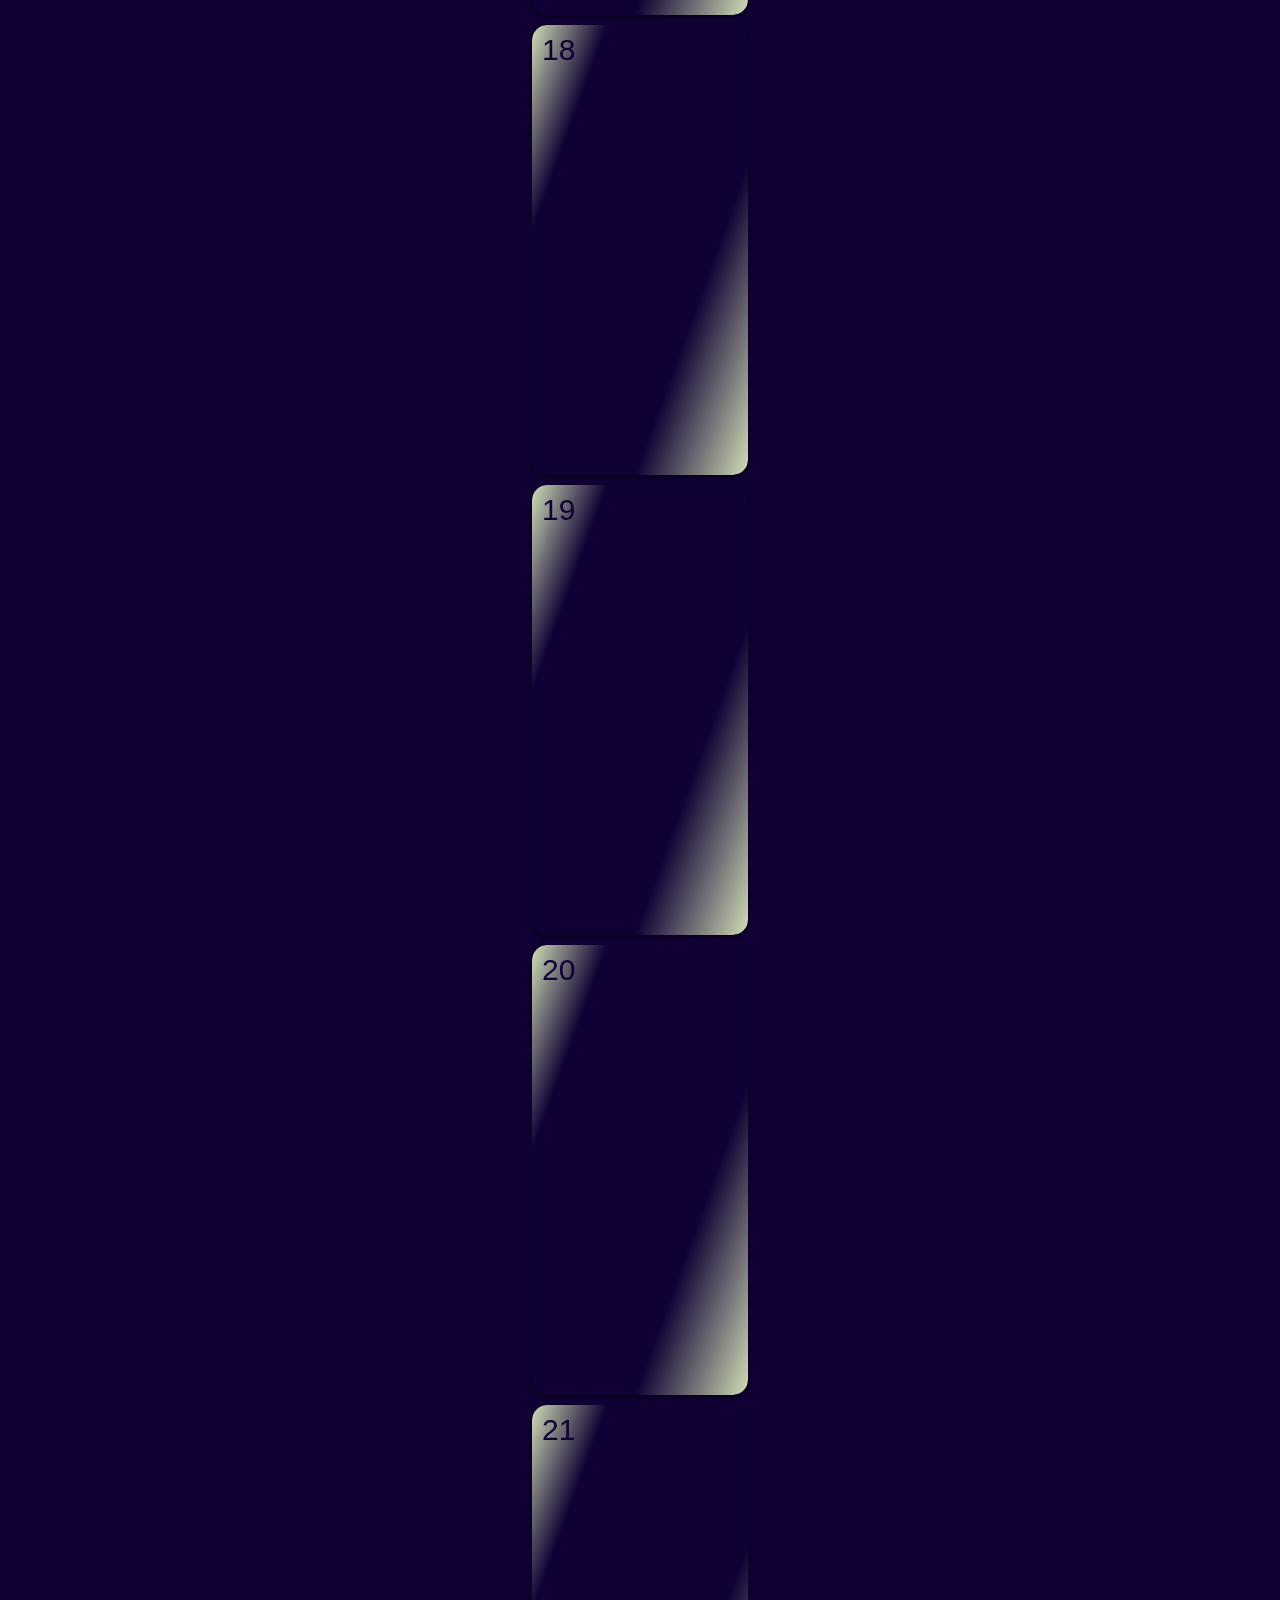
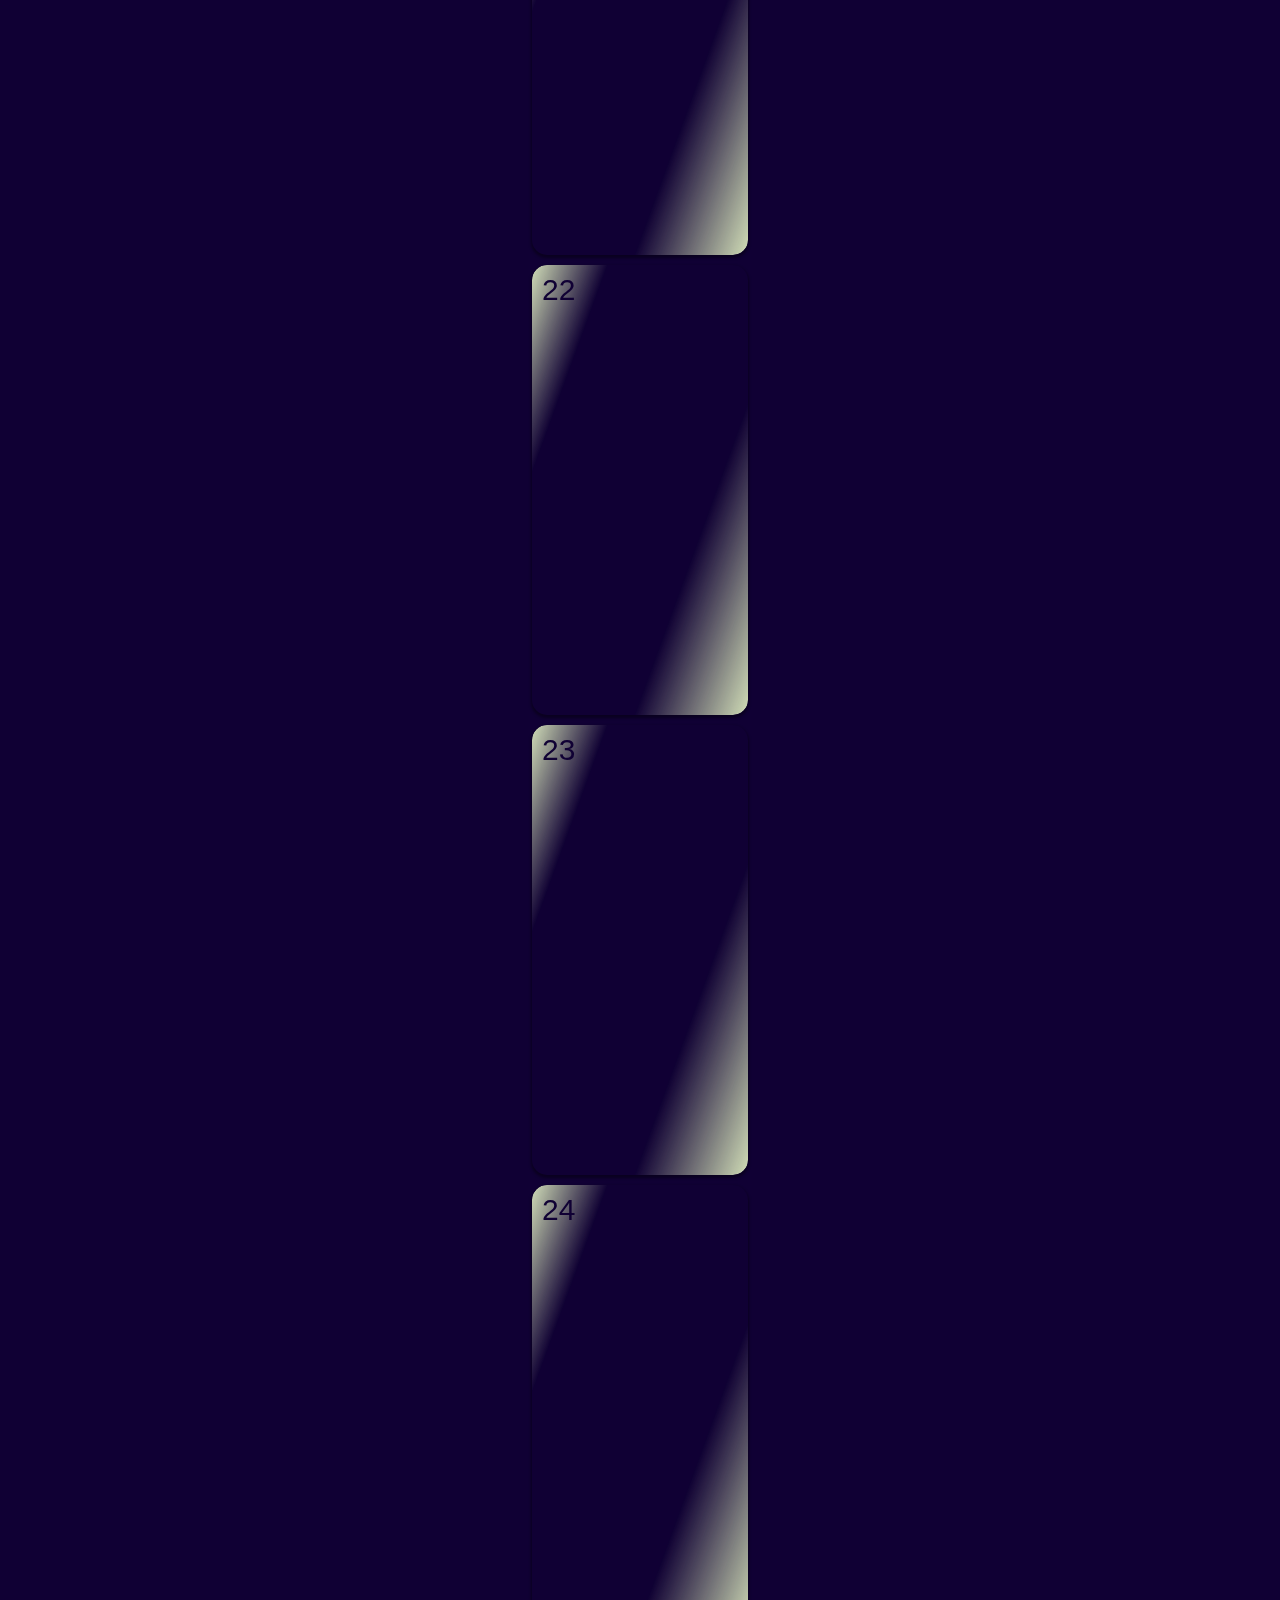
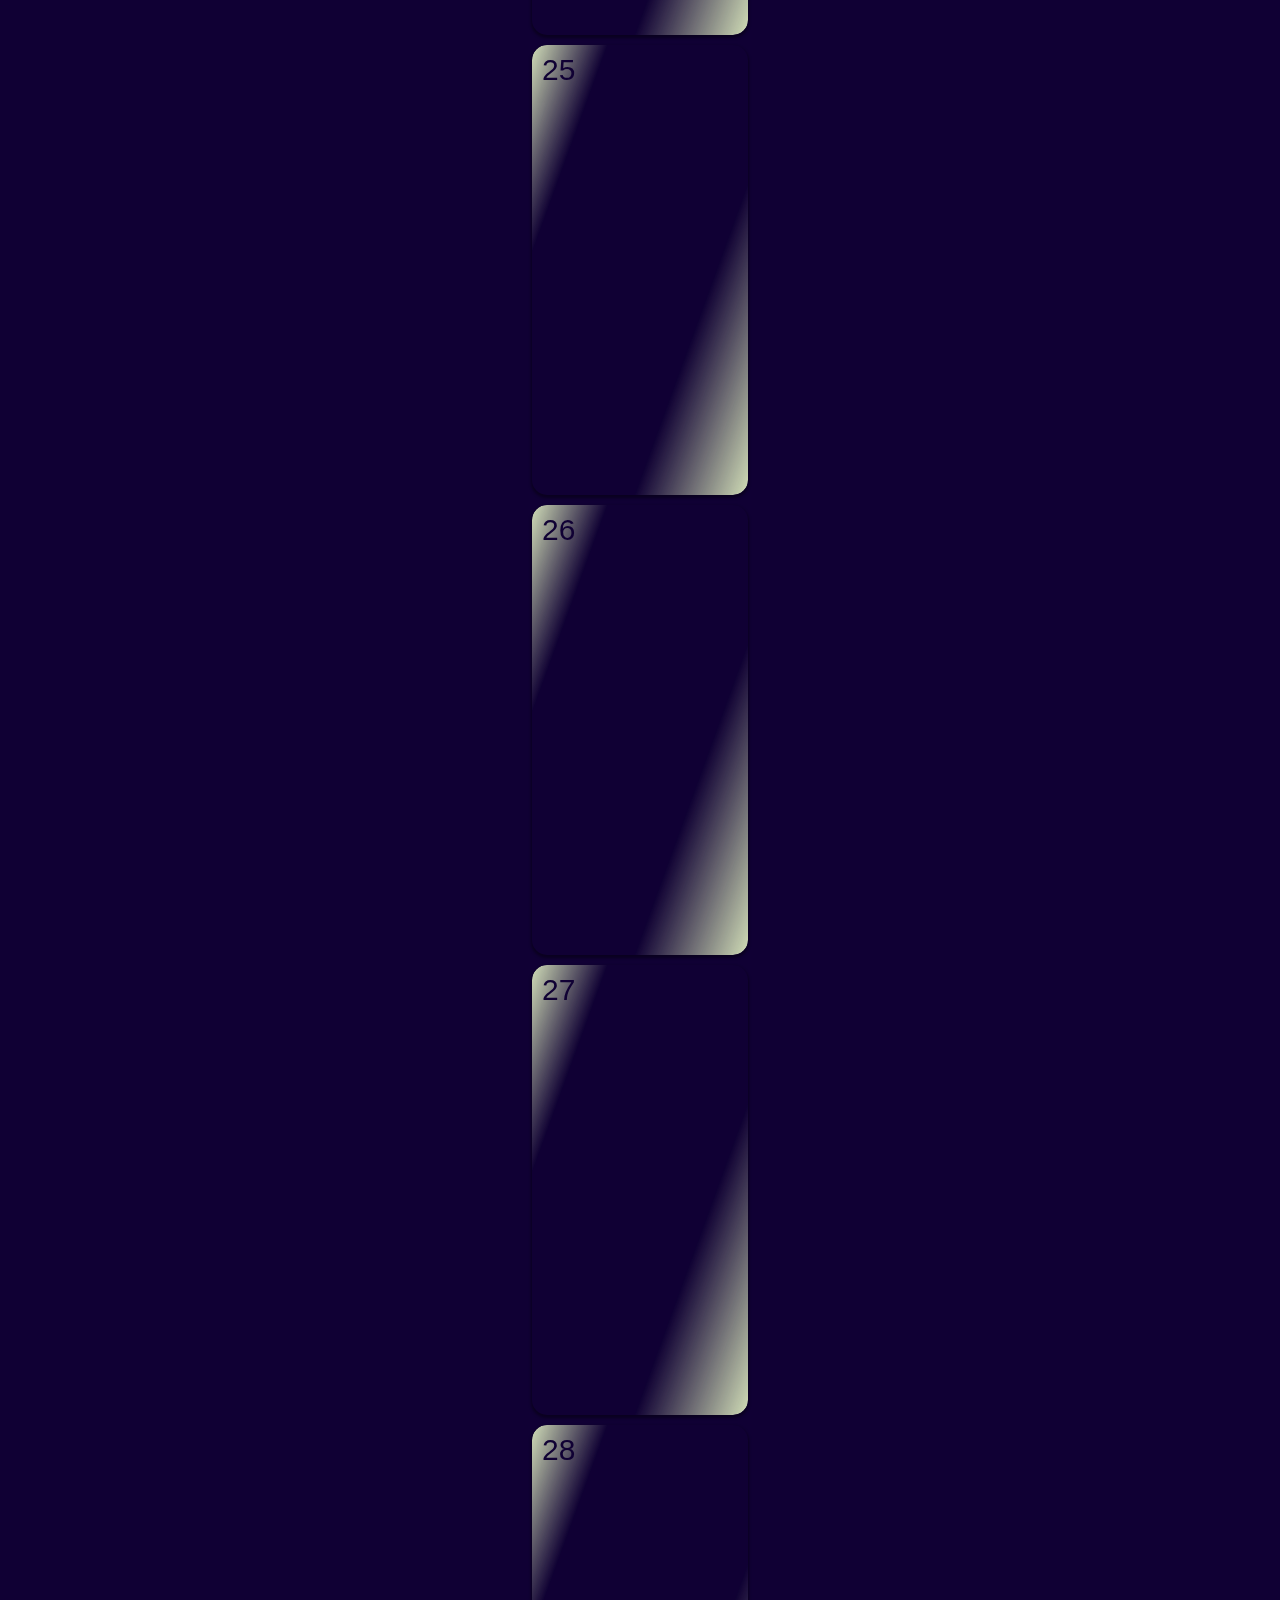
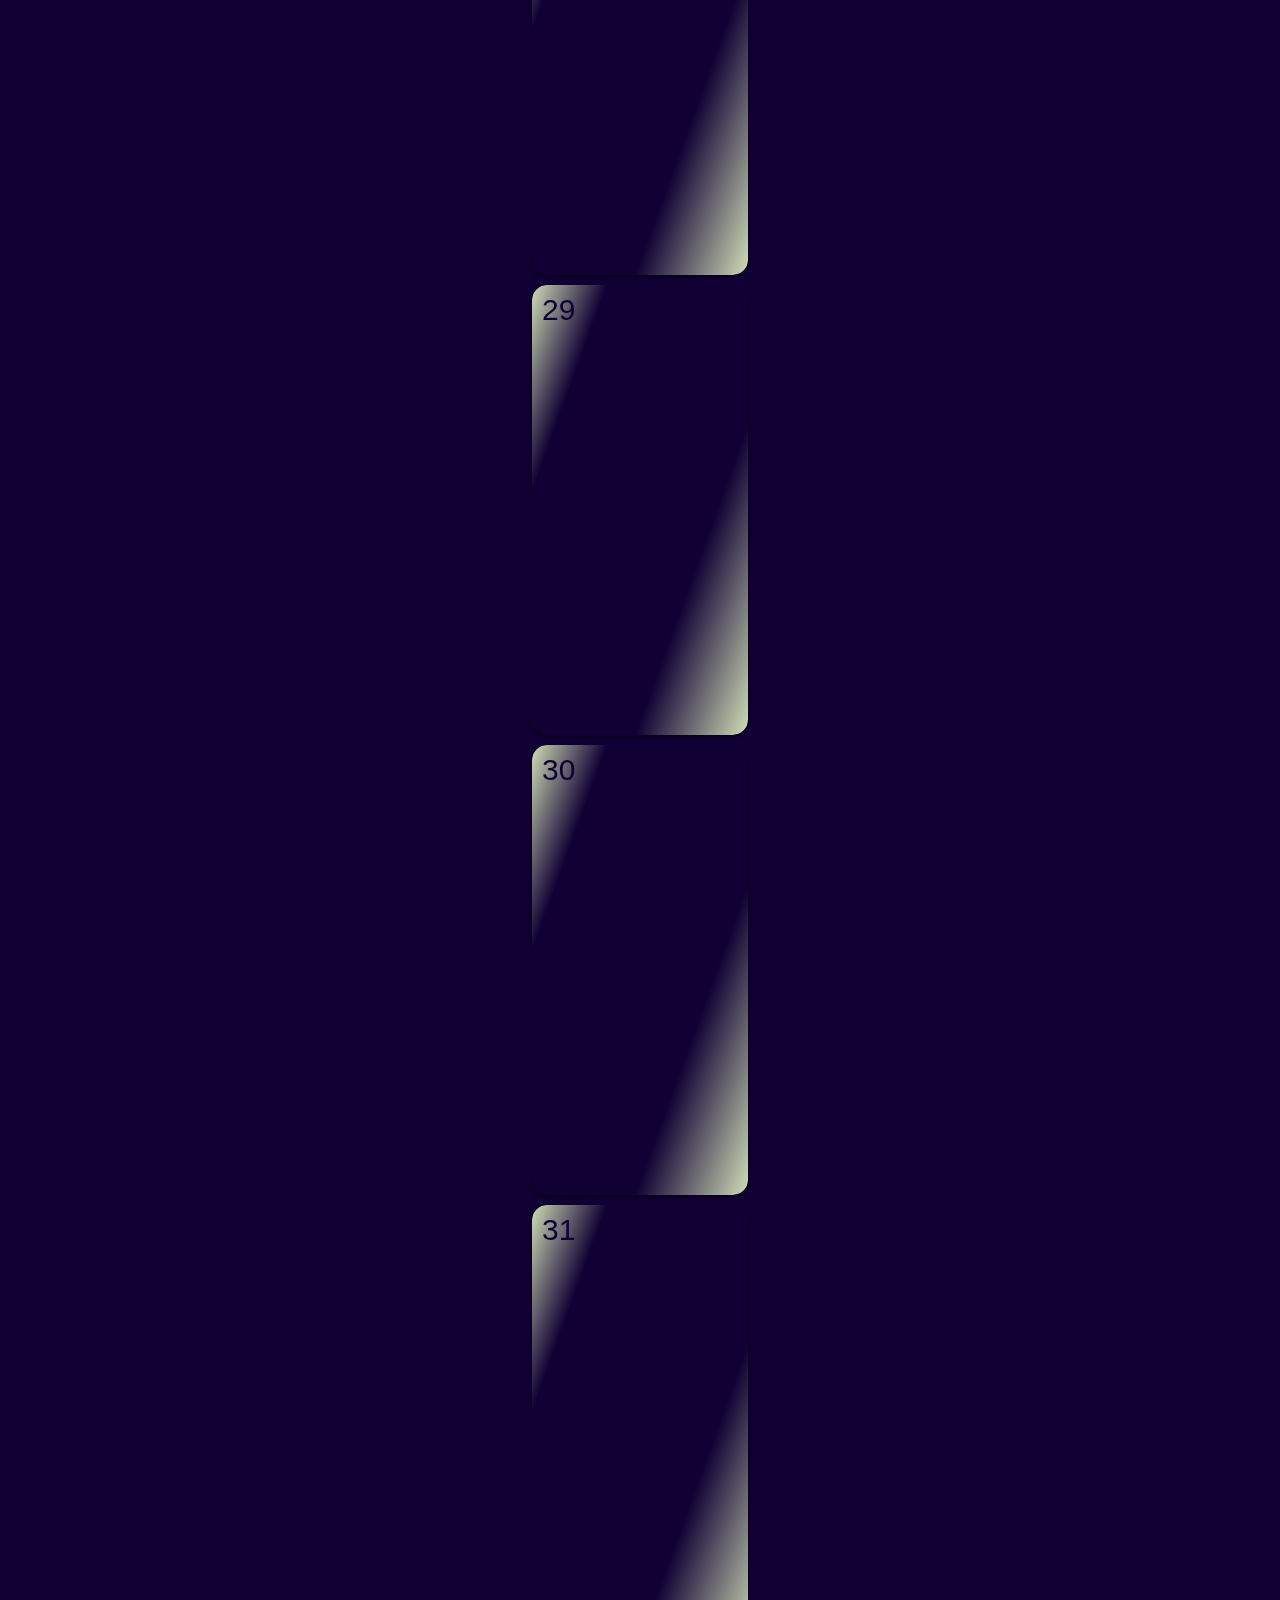
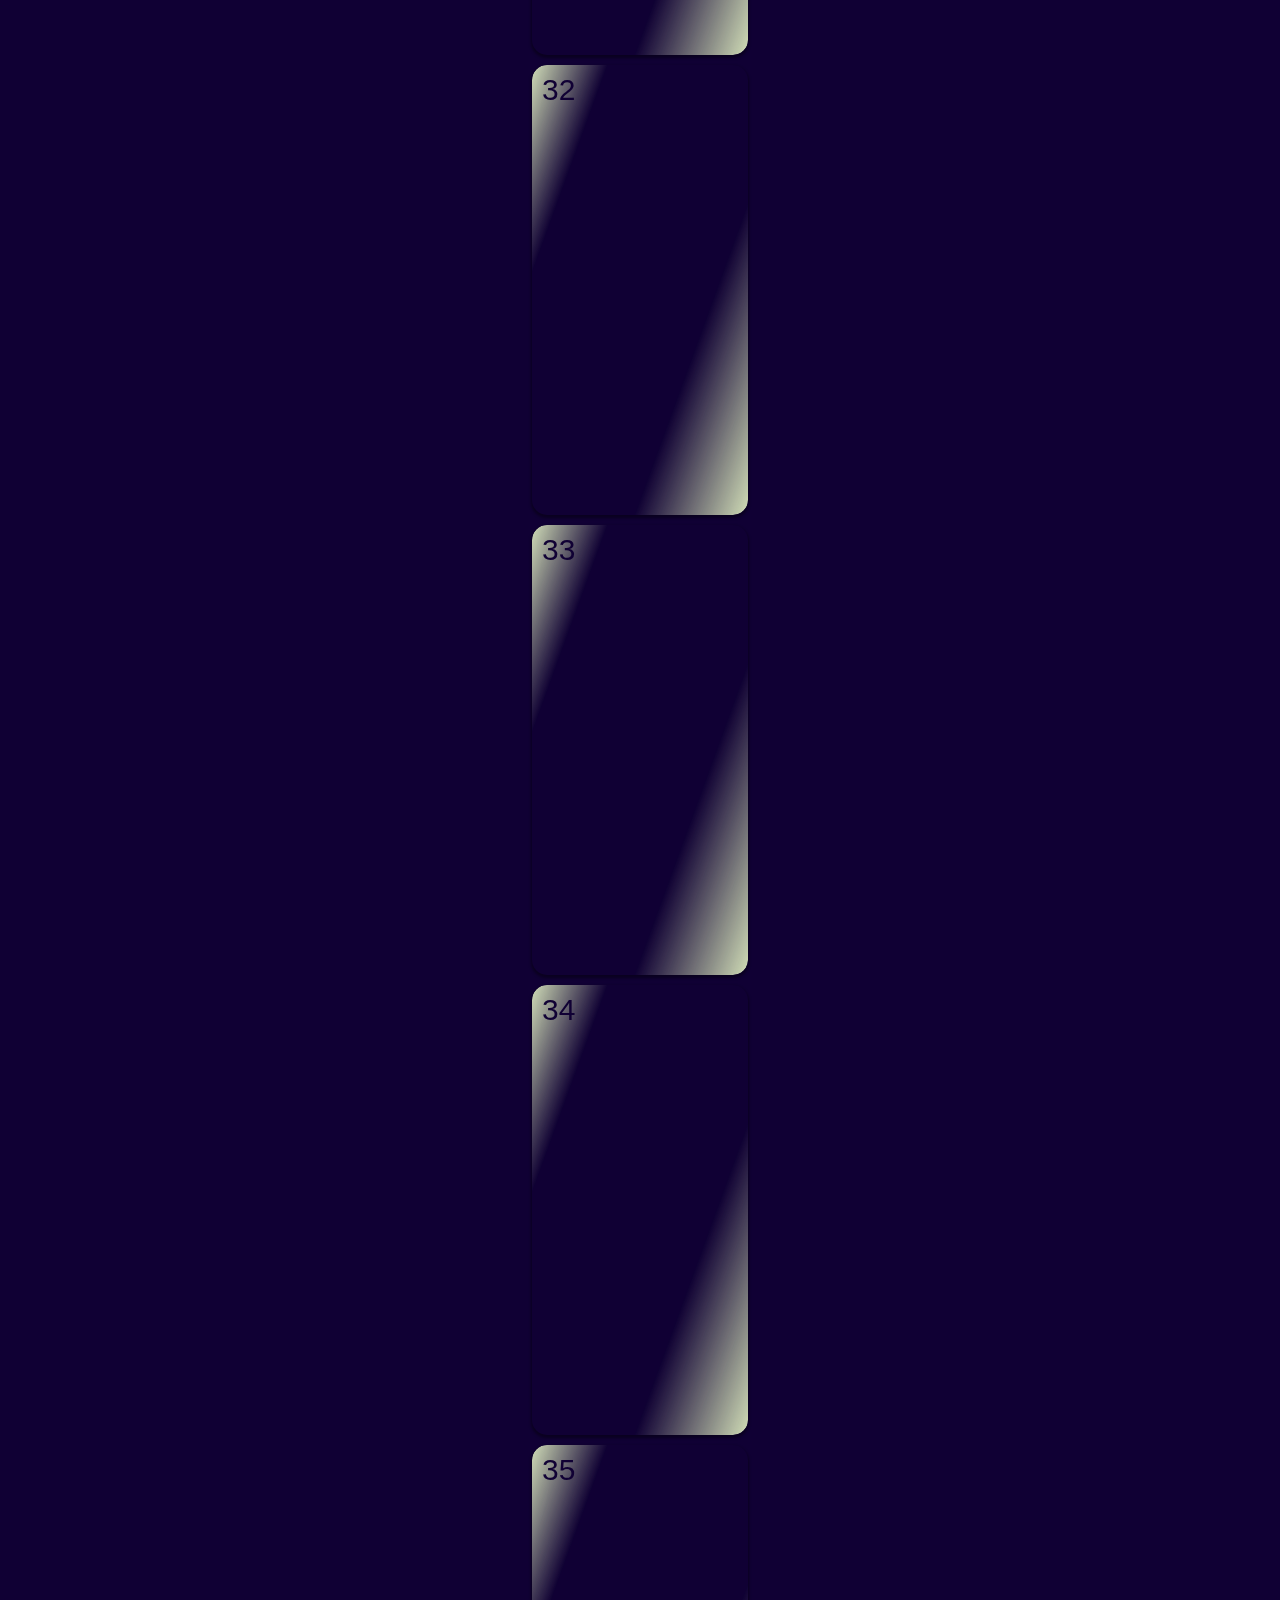
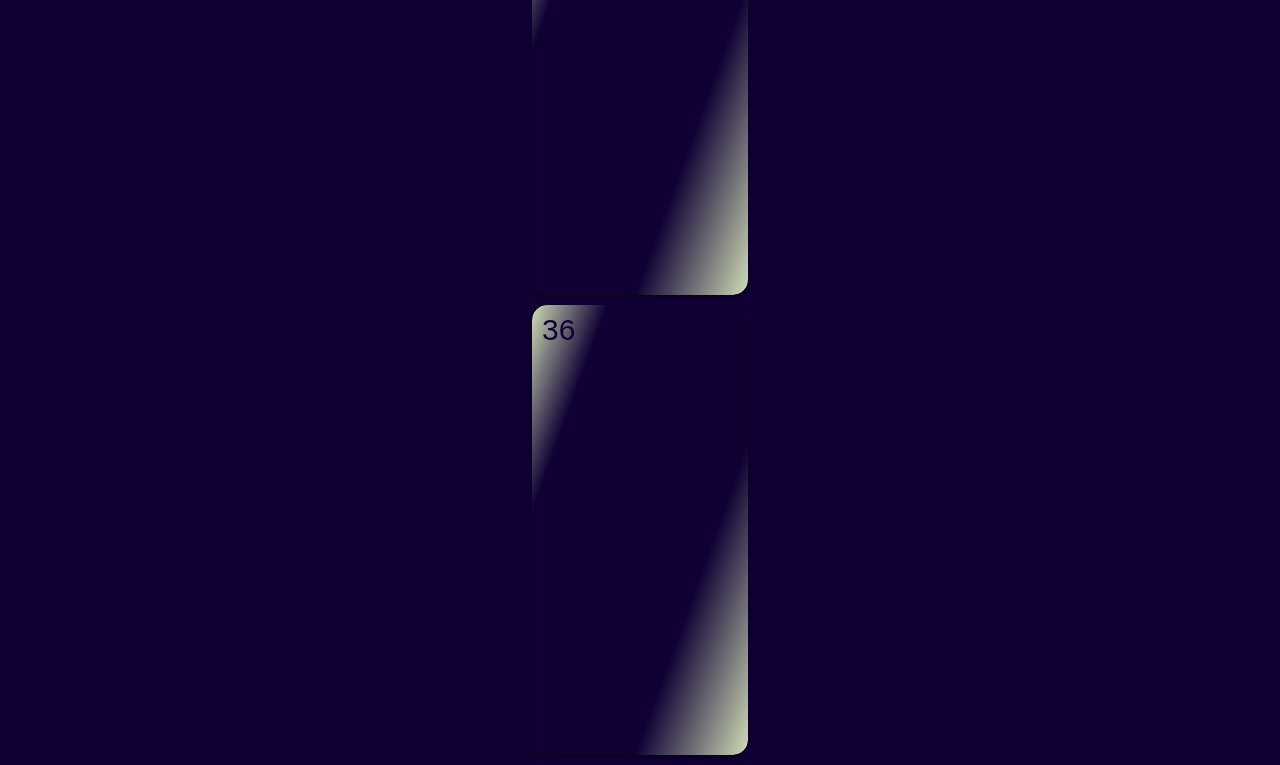
<file: Card Pagination JS -Nothing4us/dist/index.html>
<!DOCTYPE html>
<html lang="en" >
<head>
  <meta charset="UTF-8">
  <title> Card Pagination - JS  - Nothing4us</title>
  <link rel="stylesheet" href="./style.css">

</head>
<body>
<!-- partial:index.partial.html -->
<div class="gallery">
  <div class="resizer">RESIZE SCREEN</div>
  <div class="items">
    <div class="item"></div>
    <div class="item"></div>
    <div class="item"></div>
    <div class="item"></div>
    <div class="item"></div>
    <div class="item"></div>
    <div class="item"></div>
    <div class="item"></div>
    <div class="item"></div>
    <div class="item"></div>
    <div class="item"></div>
    <div class="item"></div>
    <div class="item"></div>
    <div class="item"></div>
    <div class="item"></div>
    <div class="item"></div>
    <div class="item"></div>
    <div class="item"></div>
    <div class="item"></div>
    <div class="item"></div>
    <div class="item"></div>
    <div class="item"></div>
    <div class="item"></div>
    <div class="item"></div>
    <div class="item"></div>
    <div class="item"></div>
    <div class="item"></div>
    <div class="item"></div>
    <div class="item"></div>
    <div class="item"></div>
    <div class="item"></div>
    <div class="item"></div>
    <div class="item"></div>
    <div class="item"></div>
    <div class="item"></div>
    <div class="item"></div>
  </div>
  <div class="pagination"></div>
</div>
<!-- partial -->
  <script src='https://cdn.josetxu.com/js/pure-pajinate.es5.min.js'></script><script  src="./script.js"></script>

</body>
</html>
</file>
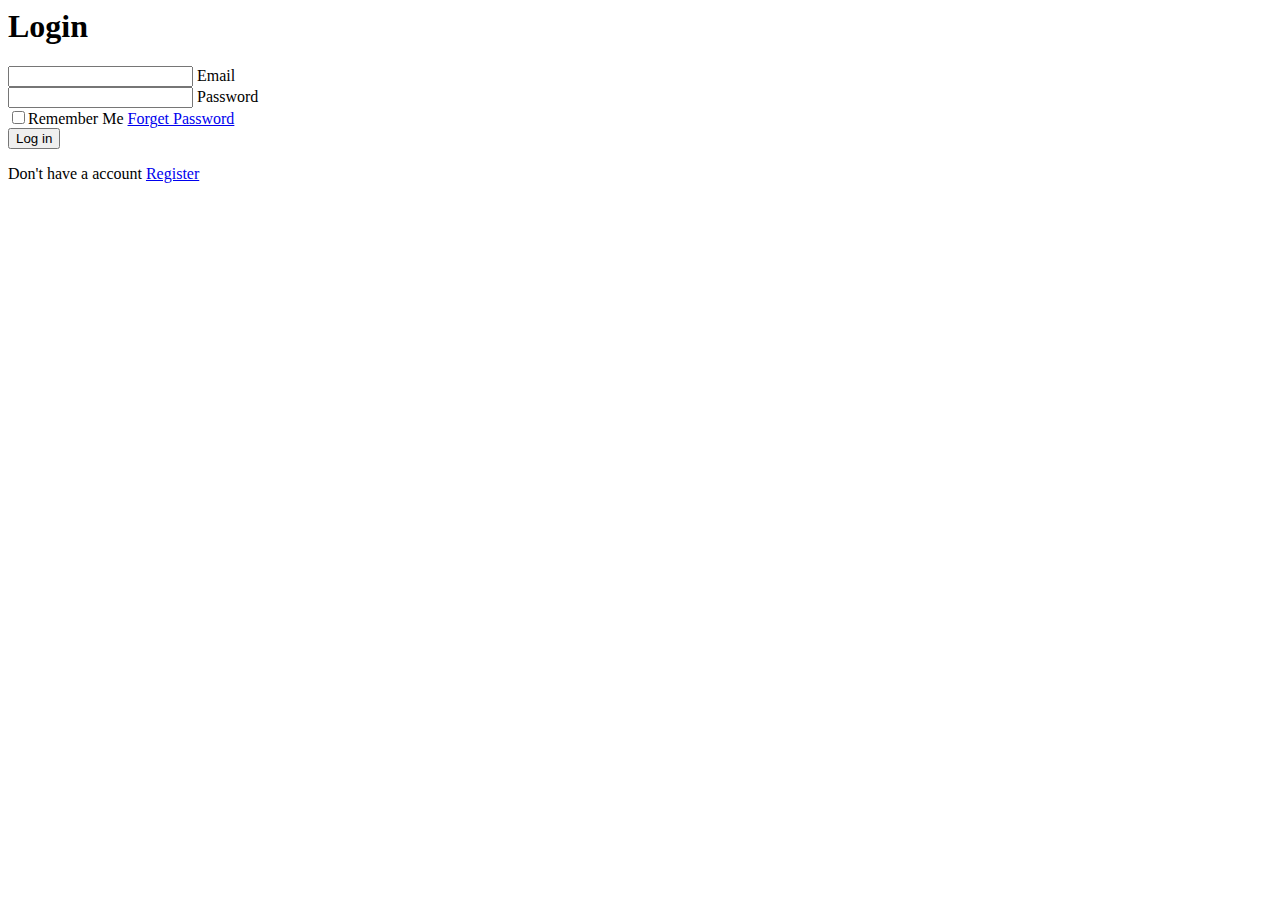
<file: Day 1 - Animated-login-form - Nothing4us/src/index.html>
<body>
    <section>
        <form>
            <h1>Login</h1>
            <div class="inputbox">
                <ion-icon name="mail-outline"></ion-icon>
                <input type="email" required>
                <label for="">Email</label>
            </div>
            <div class="inputbox">
                <ion-icon name="lock-closed-outline"></ion-icon>
                <input type="password" required>
                <label for="">Password</label>
            </div>
            <div class="forget">
                <label for=""><input type="checkbox">Remember Me</label>
              <a href="#">Forget Password</a>
            </div>
            <button>Log in</button>
            <div class="register">
                <p>Don't have a account <a href="#">Register</a></p>
            </div>
        </form>
    </section>
</body>
</file>
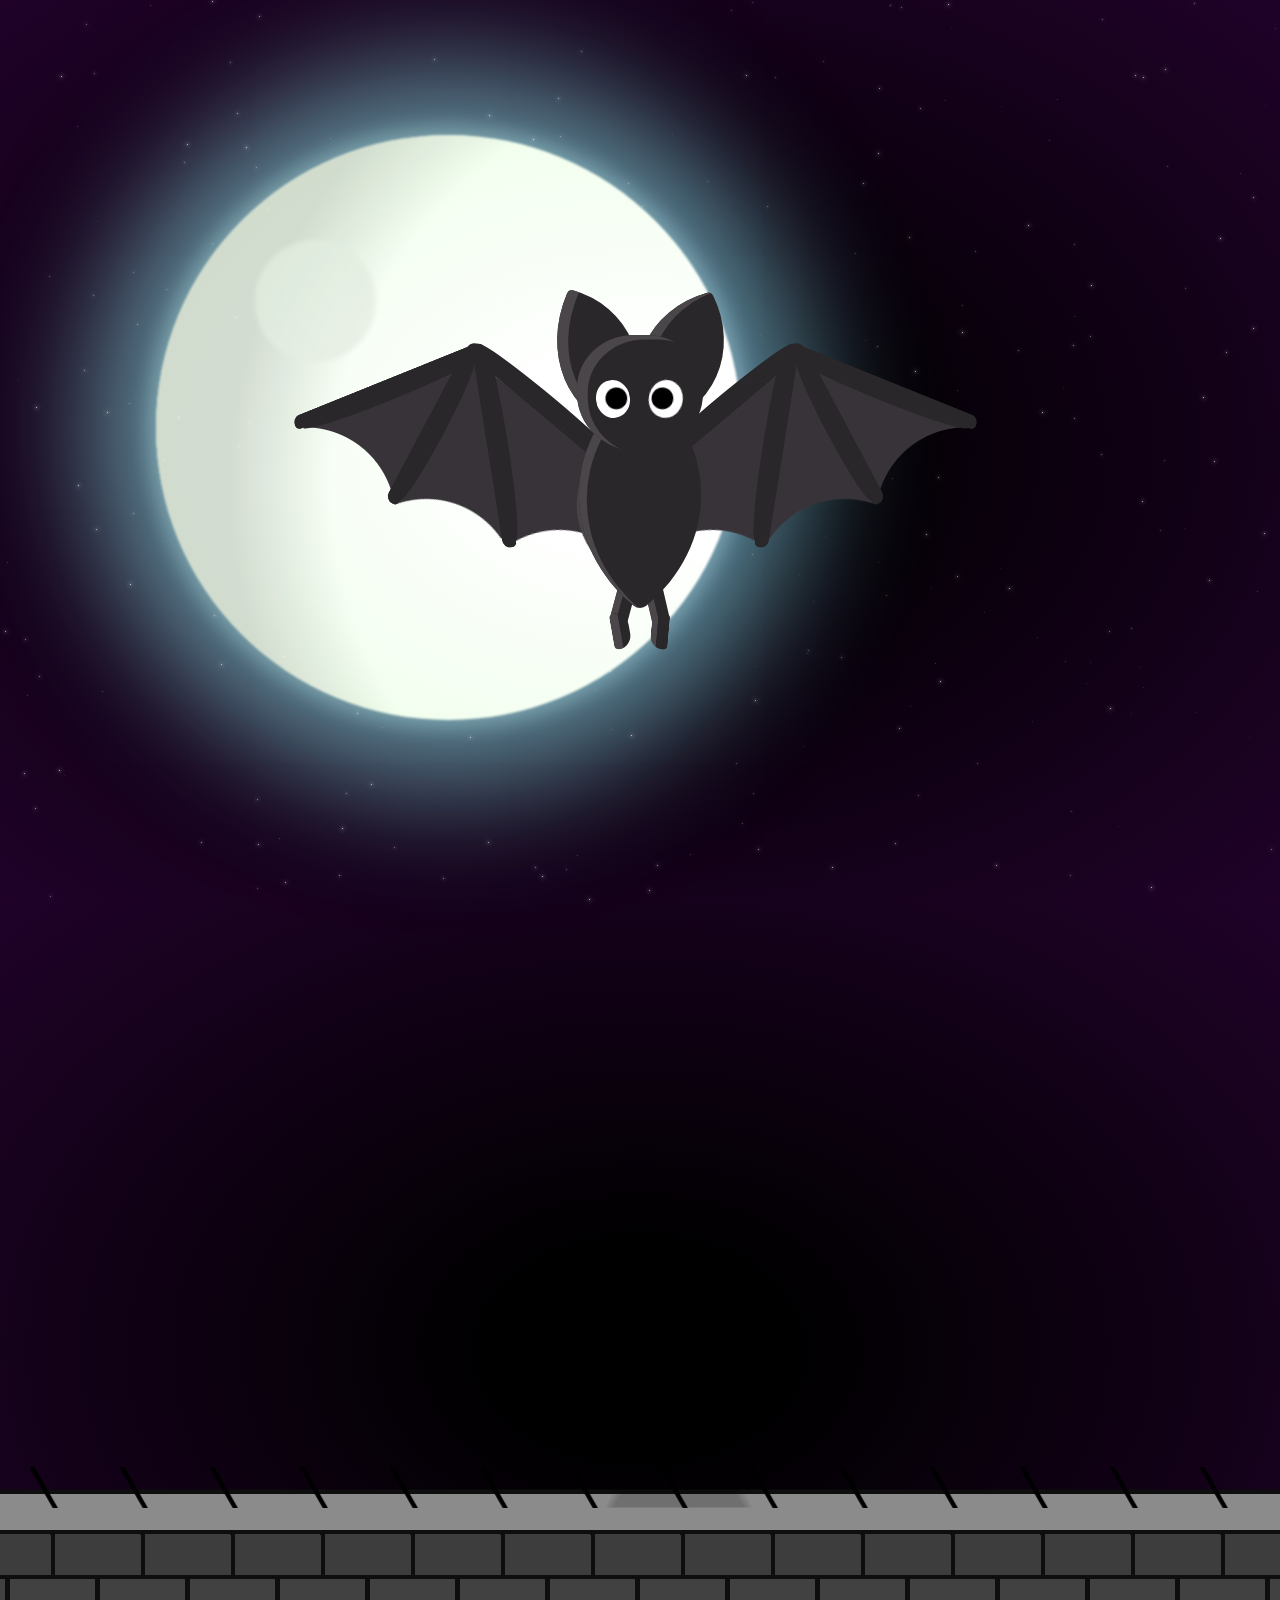
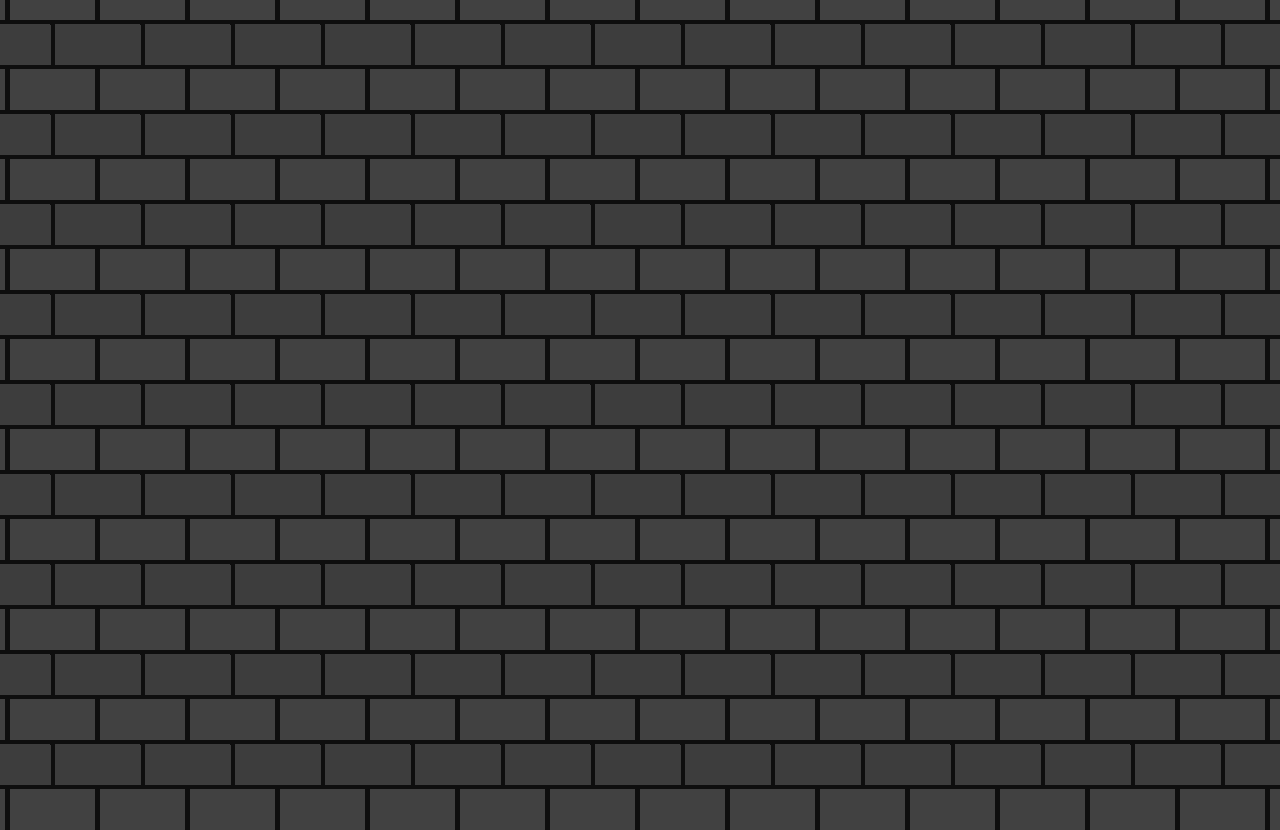
<file: Day 9 Bat Cat-Transmutation css - Nothing4us/dist/index.html>
<!DOCTYPE html>
<html lang="en" >
<head>
  <meta charset="UTF-8">
  <title> Bat-Cat Transmutation - Nothing4us </title>
  <link rel="stylesheet" href="./style.css">

</head>
<body>
<!-- partial:index.partial.html -->
<div class="moon"></div>
<div class="bat-cat">
	<div class="body"></div>
	<div class="leg"></div>
	<div class="leg"></div>
	<div class="head"></div>
	<div class="ears"></div>
	<div class="tail"></div>
	<div class="wings">
		<div class="wing">
			<div class="finger"></div>
			<div class="finger"></div>
			<div class="finger"></div>
			<div class="finger"></div>
			<div class="membrane"></div>
			<div class="membrane"></div>
			<div class="membrane"></div>
		</div>
		<div class="wing">
			<div class="finger"></div>
			<div class="finger"></div>
			<div class="finger"></div>
			<div class="finger"></div>
			<div class="membrane"></div>
			<div class="membrane"></div>
			<div class="membrane"></div>
		</div>
	</div>
</div>
<!-- partial -->
  
</body>
</html>
</file>
<file: Card Pagination JS -Nothing4us/dist/style.css>
/*** fixing bug on reflex ***/
:root {
  --c2: #004a6a;
}

body {
  overflow: hidden;
  width: 100vw;
  height: 100vh;
  margin: 0;
  display: flex;
  align-items: center;
  justify-content: center;
  font-family: Arial, Helvetica, serif;
  font-size: 18px;
  background: #100034;
}
body * {
  box-sizing: border-box;
}

.gallery {
  display: flex;
  align-items: center;
  flex-direction: column;
  position: relative;
  padding-top: 60px;
}
.gallery:before, .gallery:after {
  content: "";
  position: absolute;
  width: 14px;
  height: 14px;
  border: 0 solid #fff;
  border-width: 0 0 3px 3px;
  transform: rotate(45deg);
  left: 15px;
  top: 11px;
  border-radius: 2px;
  opacity: 0.5;
  animation: hide-s 2s ease 6s 1;
  animation-fill-mode: forwards;
}
.gallery:after {
  left: inherit;
  right: 15px;
  transform: rotate(-135deg);
}

.resizer {
  position: absolute;
  top: 0;
  width: calc(100% - 45px);
  height: 36px;
  overflow: hidden;
  text-align: center;
  color: #fff;
  line-height: 38px;
  font-weight: 500;
  letter-spacing: 1px;
  animation: letter-s 2s ease 0s 3 alternate, hide-s 2s ease 6s 1;
  animation-fill-mode: backwards, forwards;
  opacity: 0.5;
}
.resizer:before, .resizer:after {
  content: "";
  position: absolute;
  width: calc(50% - 125px);
  border-bottom: 4px dotted #fff;
  margin-left: 20px;
  top: 18px;
  left: 0;
  animation: lines-s 2s ease 0s 3 alternate;
}
.resizer:after {
  right: 15px;
  left: inherit;
  margin-right: 7px;
}

@keyframes letter-s {
  0% {
    letter-spacing: 8px;
  }
  100% {
    letter-spacing: 1px;
  }
}
@keyframes lines-s {
  0% {
    width: calc(50% - 175px);
  }
  100% {
    width: calc(50% - 125px);
  }
}
@keyframes hide-s {
  0% {
    opacity: 0.5;
  }
  100% {
    opacity: 0.2;
  }
}
.item {
  width: calc(236px - 20px);
  height: calc(456px - 20px);
  height: 50vh;
  padding: 10px;
  margin: 10px;
  border-radius: 15px;
  background-repeat: no-repeat;
  background-position: center;
  background-size: cover;
  overflow: hidden;
  position: relative;
  box-shadow: 0px 2px 3px 1px #0006;
}
.item:before {
  font-size: 30px;
  line-height: 50px;
  padding-left: 10px;
  mix-blend-mode: exclusion;
  border-radius: 15px;
  content: "";
  position: absolute;
  left: 0;
  top: 0;
  width: 100%;
  height: 100%;
  background: linear-gradient(110deg, #fffd, #fff0 20%, #fff0 70%, #fffd);
  opacity: 1;
  transition: opacity 0.65s ease 0s;
  box-sizing: border-box;
}
.item:after {
  content: "";
  background-color: #fff9;
  opacity: 0.6;
  top: 0;
  bottom: 0;
  left: -100%;
  position: absolute;
  width: 5vmin;
  box-shadow: 0 0 10vmin 2.5vmin #fff;
  transform: skew(-20deg);
  transition: all 0.25s ease;
}
.item:hover:before {
  opacity: 0;
  transition: opacity 0.65s ease 0s;
}
.item:hover:after {
  left: 400px;
  transition: left 0.5s ease 0s;
}

.item:nth-child(1) {
  background-image: url(https://i.pinimg.com/236x/8c/5c/e2/8c5ce253c92d23f9abe51277cf489ae6.jpg);
}

.item:nth-child(2) {
  background-image: url(https://i.pinimg.com/236x/9a/b8/7d/9ab87d48cea80a765c23334ec158f2cf.jpg);
}

.item:nth-child(3) {
  background-image: url(https://i.pinimg.com/236x/ad/c2/37/adc2373c602fe00ecd70357e97408479.jpg);
}

.item:nth-child(4) {
  background-image: url(https://i.pinimg.com/236x/1c/15/ac/1c15acc30f8052c60e3573700aa8aaa3.jpg);
}

.item:nth-child(5) {
  background-image: url(https://i.pinimg.com/236x/80/3c/c2/803cc273ed79b65394f94b6ac8b52318.jpg);
}

.item:nth-child(6) {
  background-image: url(https://i.pinimg.com/236x/bc/80/f6/bc80f623c3209cc5fd8f00ca0c575233.jpg);
}

.item:nth-child(7) {
  background-image: url(https://i.pinimg.com/236x/37/8e/5e/378e5ec24860c959b1f1d53c5afa7d21.jpg);
}

.item:nth-child(8) {
  background-image: url(https://i.pinimg.com/236x/e7/83/65/e78365d11aff1eda5145a06ea3fa512d.jpg);
}

.item:nth-child(9) {
  background-image: url(https://i.pinimg.com/236x/b5/ff/a3/b5ffa3c375ff78a6c994c911f64c0f51.jpg);
}

.item:nth-child(10) {
  background-image: url(https://i.pinimg.com/236x/1d/7a/d8/1d7ad8d14158c0449956c3629e5ae7a6.jpg);
}

.item:nth-child(11) {
  background-image: url(https://i.pinimg.com/236x/56/5d/7c/565d7c823effb334213d507e0573ea93.jpg);
}

.item:nth-child(12) {
  background-image: url(https://i.pinimg.com/236x/c0/ef/93/c0ef931039a7ab8253f090043d5889b7.jpg);
}

.item:nth-child(13) {
  background-image: url(https://i.pinimg.com/236x/74/25/dd/7425dd8234fb24bc4fad484332f0a4f8.jpg);
}

.item:nth-child(14) {
  background-image: url(https://i.pinimg.com/236x/1d/e3/bb/1de3bb04040d87338ae01f73ee01e836.jpg);
}

.item:nth-child(15) {
  background-image: url(https://i.pinimg.com/236x/b1/6a/67/b16a67e37b37b99352dbbf96e841bf7a.jpg);
}

.item:nth-child(16) {
  background-image: url(https://i.pinimg.com/236x/d7/bf/08/d7bf089a7b117584390dde837b2c9414.jpg);
}

.item:nth-child(17) {
  background-image: url(https://i.pinimg.com/236x/3e/af/50/3eaf50bf42502bd8b9faf009472c6cd8.jpg);
}

.item:nth-child(18) {
  background-image: url(https://i.pinimg.com/236x/64/a2/74/64a27409624f311d1946e250c0a0b1d5.jpg);
}

.item:nth-child(19) {
  background-image: url(https://i.pinimg.com/236x/e7/28/6b/e7286be9975171c528383a62e756c7ca.jpg);
}

.item:nth-child(20) {
  background-image: url(https://i.pinimg.com/236x/65/61/b7/6561b73a47a8364e6ddcd312634cd539.jpg);
}

.item:nth-child(21) {
  background-image: url(https://i.pinimg.com/236x/9e/7b/76/9e7b76fed5c6a4ade7295ba30bb74d68.jpg);
}

.item:nth-child(22) {
  background-image: url(https://i.pinimg.com/236x/1d/63/d6/1d63d645b56e24a5f89456c20a520122.jpg);
}

.item:nth-child(23) {
  background-image: url(https://i.pinimg.com/236x/66/92/b8/6692b83ef675862e41095dadbb7e2e6b.jpg);
}

.item:nth-child(24) {
  background-image: url(https://i.pinimg.com/236x/79/dc/80/79dc809f4e59daf13c55e6db0391b936.jpg);
}

.item:nth-child(25) {
  background-image: url(https://i.pinimg.com/236x/13/5c/dd/135cddfc053ec27f638f61803d65abb4.jpg);
}

.item:nth-child(26) {
  background-image: url(https://i.pinimg.com/236x/25/f6/5e/25f65ed4c62d5baf936c9f5eefb0dbd0.jpg);
}

.item:nth-child(27) {
  background-image: url(https://i.pinimg.com/236x/89/bf/66/89bf6633b5ffb00b76124a93d565faca.jpg);
}

.item:nth-child(28) {
  background-image: url(https://i.pinimg.com/236x/88/ab/95/88ab952b4815b8ec201c0cdb18ab50df.jpg);
}

.item:nth-child(29) {
  background-image: url(https://i.pinimg.com/236x/a9/8c/0d/a98c0dea3ea3725929490816f4bfadae.jpg);
}

.item:nth-child(30) {
  background-image: url(https://i.pinimg.com/236x/a7/2e/77/a72e77c81375e32e6ac35c5432273ce4.jpg);
}

.item:nth-child(31) {
  background-image: url(https://i.pinimg.com/236x/e2/39/22/e23922c486b46bd2b78a507cbc2fadf3.jpg);
}

.item:nth-child(32) {
  background-image: url(https://i.pinimg.com/236x/d4/45/1f/d4451fa753b5b7cf61b0295452a3e216.jpg);
}

.item:nth-child(33) {
  background-image: url(https://i.pinimg.com/236x/66/9c/a0/669ca05b1a32a14724c6060b5b21540b.jpg);
}

.item:nth-child(34) {
  background-image: url(https://i.pinimg.com/236x/df/a3/5b/dfa35b32bada9dacd041b67c5604ac26.jpg);
}

.item:nth-child(35) {
  background-image: url(https://i.pinimg.com/236x/7a/df/5d/7adf5d11c30633b0b8e49b1389ac032d.jpg);
}

.item:nth-child(36) {
  background-image: url(https://i.pinimg.com/236x/6c/3c/c7/6c3cc76b72d7ed861a3d3a166344a88e.jpg);
}

/*** Card Numbers ***/
.item:nth-child(1):before {
  content: "1";
}

.item:nth-child(2):before {
  content: "2";
}

.item:nth-child(3):before {
  content: "3";
}

.item:nth-child(4):before {
  content: "4";
}

.item:nth-child(5):before {
  content: "5";
}

.item:nth-child(6):before {
  content: "6";
}

.item:nth-child(7):before {
  content: "7";
}

.item:nth-child(8):before {
  content: "8";
}

.item:nth-child(9):before {
  content: "9";
}

.item:nth-child(10):before {
  content: "10";
}

.item:nth-child(11):before {
  content: "11";
}

.item:nth-child(12):before {
  content: "12";
}

.item:nth-child(13):before {
  content: "13";
}

.item:nth-child(14):before {
  content: "14";
}

.item:nth-child(15):before {
  content: "15";
}

.item:nth-child(16):before {
  content: "16";
}

.item:nth-child(17):before {
  content: "17";
}

.item:nth-child(18):before {
  content: "18";
}

.item:nth-child(19):before {
  content: "19";
}

.item:nth-child(20):before {
  content: "20";
}

.item:nth-child(21):before {
  content: "21";
}

.item:nth-child(22):before {
  content: "22";
}

.item:nth-child(23):before {
  content: "23";
}

.item:nth-child(24):before {
  content: "24";
}

.item:nth-child(25):before {
  content: "25";
}

.item:nth-child(26):before {
  content: "26";
}

.item:nth-child(27):before {
  content: "27";
}

.item:nth-child(28):before {
  content: "28";
}

.item:nth-child(29):before {
  content: "29";
}

.item:nth-child(30):before {
  content: "30";
}

.item:nth-child(31):before {
  content: "31";
}

.item:nth-child(32):before {
  content: "32";
}

.item:nth-child(33):before {
  content: "33";
}

.item:nth-child(34):before {
  content: "34";
}

.item:nth-child(35):before {
  content: "35";
}

.item:nth-child(36):before {
  content: "36";
}

/*** Navigation ***/
.pagination {
  text-align: center;
}
.pagination ul {
  padding: 0 0px;
  margin: 10px 0 0;
  background: #fff2;
  border-radius: 10px;
}
.pagination ul li {
  display: inline;
  display: inline-flex;
  margin: 5px;
  color: #fff;
}

.pagination li a {
  padding: 10px;
  background: #fffd;
  color: var(--c2);
  text-decoration: none;
  border-radius: 5px;
}

.pagination li.page_link a:hover {
  background: var(--c2);
  color: #fff;
}

.pagination li.active_page a {
  background: var(--c2);
  color: #fff;
}

.pagination li > span {
  font-weight: bold;
  font-size: 15px;
  top: -4px;
  position: relative;
}

.pagination li a span {
  min-width: 20px;
  display: inline-block;
}

.pagination li.page_link.active_page.active a {
  cursor: default;
}

li.previous_link a, li.next_link a,
li.first_link a, li.last_link a {
  background: #fff0;
  /* border: 2px solid #fff; */
  color: #fff0;
  display: block;
  padding: 10px 12px;
}

li.previous_link a:before, li.next_link a:before,
li.first_link a:before, li.last_link a:before {
  content: "";
  border: 2px solid #fff;
  width: 12px;
  height: 12px;
  display: block;
  position: absolute;
  border-width: 3px 0 0 3px;
  transform: rotate(-45deg);
  margin-top: 3px;
  margin-left: 3px;
  border-radius: 2px;
}

li.next_link a:before,
li.last_link a:before {
  transform: rotate(135deg);
  margin-left: -3px;
}

li.first_link a:before, li.last_link a:before {
  filter: drop-shadow(5px 5px 0 #fff);
  margin-left: 0px;
}

li.previous_link a:hover, li.next_link a:hover,
li.first_link a:hover, li.last_link a:hover {
  background: var(--c2);
  border-color: var(--c2);
}

li.no_more.disabled {
  opacity: 0.5;
  pointer-events: none;
}

li.page_link.first.active_page.active a {
  cursor: default;
}

@media screen and (orientation: landscape) and (max-width: 800px) {
  .pagination ul {
    margin-top: 20px;
  }

  .resizer {
    top: 5px;
  }

  .gallery:before, .gallery:after {
    top: 16px;
  }
}
</file>
<file: Day 9 Bat Cat-Transmutation css - Nothing4us/dist/style.css>
:root {
	--gray: #4a4649;
    --black: #29272a;
    --dark: #383339;
}


body {
	margin: 0;
	padding: 0;
	background: radial-gradient(#000000 15%, #200229);
	overflow: hidden;
    display: flex;
    justify-content: center;
    align-items: center;
	width: 100vw;
    height: 100vh;
}

body *, *:before, *:after {
	box-sizing: border-box;
	position: absolute;
	margin: 0;
    padding: 0;
    box-sizing: inherit;
}

body:after {
    content: "";
    position: absolute;
    width: 100%;
    height: 100%;
    background: repeating-conic-gradient(#FFF9 0%, transparent .00004%, transparent .163345%);
    filter: drop-shadow(0px 0px 1px #fff) drop-shadow(0px 0px 2px #fff) drop-shadow(0px 0px 3px #fff);
    z-index: -3;
}

.moon {
	position: absolute;
	width: 65vmin;
	height: 65vmin;
	left: 20vmin;
    left: calc(calc(50vw - 32.5vmin) - 15vw);
	top: 15vmin;
	opacity: 1;
	border-radius: 100%;
	animation: start-moon 3s ease 0s 1;
	background: radial-gradient(circle at 50% 50%,#fdfdfd 0% 7vmin,#ffffff00 7.25vmin 100%);
    background-color: #fff;
	box-shadow: 0 0 8em 4em #6493a9, 0 0 8em -16em #ff660000 inset, 0 0 20px 5px #fdfdfd;
	mix-blend-mode: exclusion;
    filter: blur(1px);
    z-index: -3;
}

.moon:before {
	content: "";
	background: radial-gradient(circle at 100% 60%,#ffffff00 0% 60%,#dddddd 75% 100%);
	width: 100%;
	height: 100%;
	position: absolute;
	top: 0%;
	left: 0%;
	border-radius: 100%;
}

.moon:after {
	content: "";
    background: radial-gradient( circle at 0% 40%, #efefef 0% 60%, #ededed 75% 100% );
    width: 13.5vmin;
    height: 13.5vmin;
    position: absolute;
    top: 18%;
    left: 17%;
    border-radius: 100%;
    filter: blur(2px);
    opacity: 0.75;
}






.bat-cat {
    width: 80vmin;
    height: 40vmin;
    animation: fly 3s linear 0s infinite;
    z-index: 2;
}

@keyframes fly {
    25% { transform: translateX(-1vmin); }
    33% { margin-top: -1vmin; }
    66% { margin-top: 1vmin; }
    75% { transform: translateX(1vmin); }
}

@keyframes fly-move {
    25% { transform: translateX(-1vmin); }
    53% { margin-top: 1vmin; }
    86% { margin-top: -1vmin; }
    75% { transform: translateX(1vmin); }
}

.bat-cat * {
	position: absolute;
    box-sizing: border-box;
}

.bat-cat:hover {
    animation: fly-move 1.5s linear -0.75s 1;
}


.body {
    width: 20vmin;
    height: 20vmin;
    background: var(--black);
    border-radius: 1vmin 100%;
    top: 15vmin;
    left: 30vmin;
    transform: rotate(45deg) skew(-5deg, -5deg);
    box-shadow: 1vmin -0.15vmin 0 0 var(--gray) inset;
    z-index: 2;
    transition: all 1s ease 0s;
}

.head {
    width: 14vmin;
    height: 13vmin;
    background: var(--black);
    border-radius: 90% 90% 100% 100%;
    top: 7.25vmin;
    left: 33vmin;
    box-shadow: 1.2vmin 0.5vmin 0 0 inset var(--gray);
    z-index: 3;
}

.head:before,
.head:after {
    content: "";
    position: absolute;
    width: 3.75vmin;
    height: 4.25vmin;
    background: radial-gradient(circle at 60% 50%, #000 1.15vmin, #fff0 calc(1.15vmin + 1px)), #fff;
    border-radius: 100%;
    top: 5vmin;
    left: 2.15vmin;
    transform: rotate(-10deg);
}

.head::after {
    transform: rotate(10deg) rotateY(180deg);
    left: 8vmin;
}

.ears {
    width: 18.25vmin;
    height: 15vmin;
    left: 31vmin;
    top: 2vmin;
}

.ears:before,
.ears:after {
    content: "";
    position: absolute;
    width: 13vmin;
    height: 13vmin;
    left: -2.1vmin;
    top: 1.5vmin;
    background: var(--black);
    border-radius: 0.5vmin 100%;
    transform: skew(-5deg, -5deg) rotate(19deg);
    box-shadow: 1.25vmin -0.2vmin 0 0 var(--gray) inset;
}

.ears:after {
    left: 7vmin;
    transform: rotate(69deg) skew(-5deg, -5deg);
    box-shadow: 0.125vmin -1.5vmin 0 0 var(--gray) inset;

}

.wings {
    width: 80vmin;
    height: 40vmin;
    z-index: -1;
}

.wing {
    background: #ffc10700;
    width: 40vmin;
    height: 23vmin;
    top: 8vmin;
    transform-origin: 90% 50%;
    animation: fly-right 1.5s ease 0s infinite;
}

@keyframes fly-right {
    49% { transform: rotate(-25deg); }    
}

@keyframes fly-left {
    51% { transform: rotateY(180deg) rotate(-25deg); }  
}

.wing + .wing {
    transform: rotateY(180deg);
    left: 7vmin;
    animation-name: fly-left;
}

.finger {
    border-radius: 3vmin 5vmin;
    width: 0vmin;
    height: 22vmin;
    background: #f002;
    transform: rotate(68deg);
    top: -6vmin;
    left: 11vmin;
    border: 0.85vmin solid var(--black);
    background: var(--black);
    z-index: 2;
}

.finger + .finger {
    transform: rotate(28deg);
    top: 0vmin;
    left: 16vmin;
    height: 19vmin;
}

.finger + .finger + .finger {
    transform: rotate(-9deg);
    top: 0vmin;
    left: 23vmin;
    height: 23vmin;
}

.finger + .finger + .finger + .finger {
    transform: rotate(-50deg);
    top: -3.75vmin;
    left: 29vmin;
    height: 23vmin;
}

.finger:before {
    content: "";
    position: absolute;
    width: 100%;
    height: 100%;
    border: 0.85vmin solid var(--black);
    border-radius: 100%;
}



.bat-cat:hover .wing {
    animation: stop-fly 1.5s cubic-bezier(0.22, 0.61, 0.36, 1) 0s 1;
    animation-fill-mode: forwards;
}

@keyframes stop-fly {
   100% { transform: rotateY(90deg); }
}

.bat-cat:before {
    content: "";
    width: 100vw;
    height: 100vmin;
    left: 50%;
    transform: translateX(-50%);
    bottom: -200vmin;
    --units: 2vmin;
    --brick1: #414141;
    --brick2: #3d3d3d;
    --lines: #0e0e0e;
    --gp-ln: 50%/calc(var(--units) * 10) calc(var(--units) * 5);
    --gp-cn: 50%/calc(var(--units) * 5) calc(var(--units) * 5);
    background: repeating-conic-gradient(from 90deg at 95% 55%, var(--lines) 0% 25%, #fff0 0% 100%) var(--gp-cn), repeating-linear-gradient(180deg, var(--lines) 0 5%, #fff0 0 50%, var(--lines) 0 55%, var(--brick2) 0 100% ) var(--gp-ln), repeating-linear-gradient(90deg, var(--brick1) 0 47.5%, var(--lines) 0 50%, var(--brick1) 0 97.5%, var(--lines) 0 100% ) var(--gp-ln);
    transition: bottom 1s ease 0s;
    border-top: calc(var(--units) * 2) solid #8b8b8b;
    box-shadow: 0 calc(var(--units) * -0.25) 0 0 var(--lines);
    z-index: -2;
}

.bat-cat:hover:before {
    bottom: -97vmin;
}

.bat-cat:after {
    content: "";
    background: 
    radial-gradient(circle at calc(50% + 7.5vmin) 8vmin, #0003 8vmin, #fff0 9vmin), 
    repeating-linear-gradient(60deg, #fff0 0 2.5vmin, black calc(2.5vmin + 1px) 3vmin, #fff0 calc(3vmin + 1px) 8.66vmin);
    width: 100vw;
    height: 100vmin;
    left: 50%;
    transform: translateX(-50%);
    bottom: -193vmin;
    background-size: 100% 4.5vmin, 10vmin 4.5vmin;
    background-repeat: no-repeat, repeat-x;
    background-position: calc(50% - 3.2vmin) 0px;
    transition: bottom 1s ease 0s;
    z-index: -1;
}

.bat-cat:hover:after {
    bottom: -93vmin;
}


.bat-cat:hover .body {
    border-radius: 5vmin 100%;
    top: 16vmin;
    border-radius: 8vmin 100%;
    top: 16.5vmin;
}


.membrane {
    background: radial-gradient(circle at 38% 126%, #fff0 10vmin, var(--dark) calc(10vmin + 1px));
    width: 13vmin;
    height: 20vmin;
    transform: rotate(29deg);
    left: 5vmin;
    top: -3vmin;
    clip-path: polygon(100% 0%, 0% 80%, 100% 93%);
}

.membrane + .membrane {
    left: 16vmin;
    transform: rotate(30deg) rotateY(180deg);
    top: 3.5vmin;
}

.membrane + .membrane + .membrane {
    left: 24.5vmin;
    transform: rotate(-8deg) rotateY(180deg);
    top: 2.5vmin;
    clip-path: polygon(97% 0%, -50% 100%, 100% 100%);
    background: radial-gradient(circle at 70% 141%, #fff0 10vmin, var(--dark) calc(10vmin + 1px));
}



.leg {
    width: 2vmin;
    height: 5vmin;
    background: var(--black);
    top: 35vmin;
    left: 37vmin;
    transform: rotate(15deg);
    border-radius: 1vmin 2vmin;
    box-shadow: 0.75vmin 0 0 0 var(--gray) inset;
    transition: all 0.4s ease 0.25s;
}

.leg + .leg {
    left: 41vmin;
    border-radius: 2vmin 1vmin;
    transform: rotate(-13deg);
}


.bat-cat:hover .leg {
    width: 6vmin;
    border-radius: 2.5vmin;
    border-radius: 1vmin 1vmin 2.5vmin 2.5vmin;
    left: 34vmin;
    top: 32.5vmin;
    z-index: 1;
    transform: rotate(5deg);
}

.bat-cat:hover .leg + .leg {
    left: 41vmin;
    transform: rotate(-5deg);
}


.leg:before {
    content: "";
    width: 2vmin;
    height: 4vmin;
    background: var(--black);
    top: 3.25vmin;
    transform: rotate(-25deg);
    transform-origin: 50% 0;
    left: -0.35vmin;
    border-radius: 1vmin 3vmin 3vmin 1vmin;
    border-left: 1.1vmin solid var(--gray);
    transition: all 0.4s ease 0.25s;
}

.leg + .leg:before {
    top: 3.25vmin;
    left: 0.25vmin;
    transform: rotate(18deg);
    border-radius: 3vmin 1vmin 1vmin 3vmin;
    border-left: 0;
    background: var(--gray);
    border-right: 1.35vmin solid var(--black);
    border-top: 1px solid var(--black);
}

.bat-cat:hover .leg:before {
    transform: rotate(-160deg); 
	opacity: 0;
}

.bat-cat:hover .leg + .leg:before {
    transform: rotate(160deg);
}



.tail {
    width: 10vmin;
    height: 11vmin;
    border-radius: 1vmin 9vmin;
    left: 30vmin;
    top: 24vmin;
    transform: rotate(23deg);
    transform-origin: 100% 100%;
    border: 1vmin solid #fff0;
    border-bottom: 1vmin solid var(--dark);
    border-left: 1.55vmin solid var(--dark);
    filter: drop-shadow(-0.25vmin 0vmin 0px var(--gray)) drop-shadow(-0.25vmin 0vmin 0px var(--gray));
    transition: all 0.4s ease 0.25s;
    z-index: 1;
}

.tail:before {
    content: "";
    width: 2vmin;
    height: 2vmin;
    background: var(--dark);
    border-radius: 3vmin 1vmin;
    left: -1.75vmin;
    top: -1.125vmin;
    transform: rotate(-36deg);
}

.bat-cat:hover .tail {
    left: 25vmin;
    animation: tail-move 3s ease 0s infinite alternate;
}

@keyframes tail-move {
    20% { transform: rotate(21deg); }
    72% { transform: rotate(25deg); }
    
}
</file>
